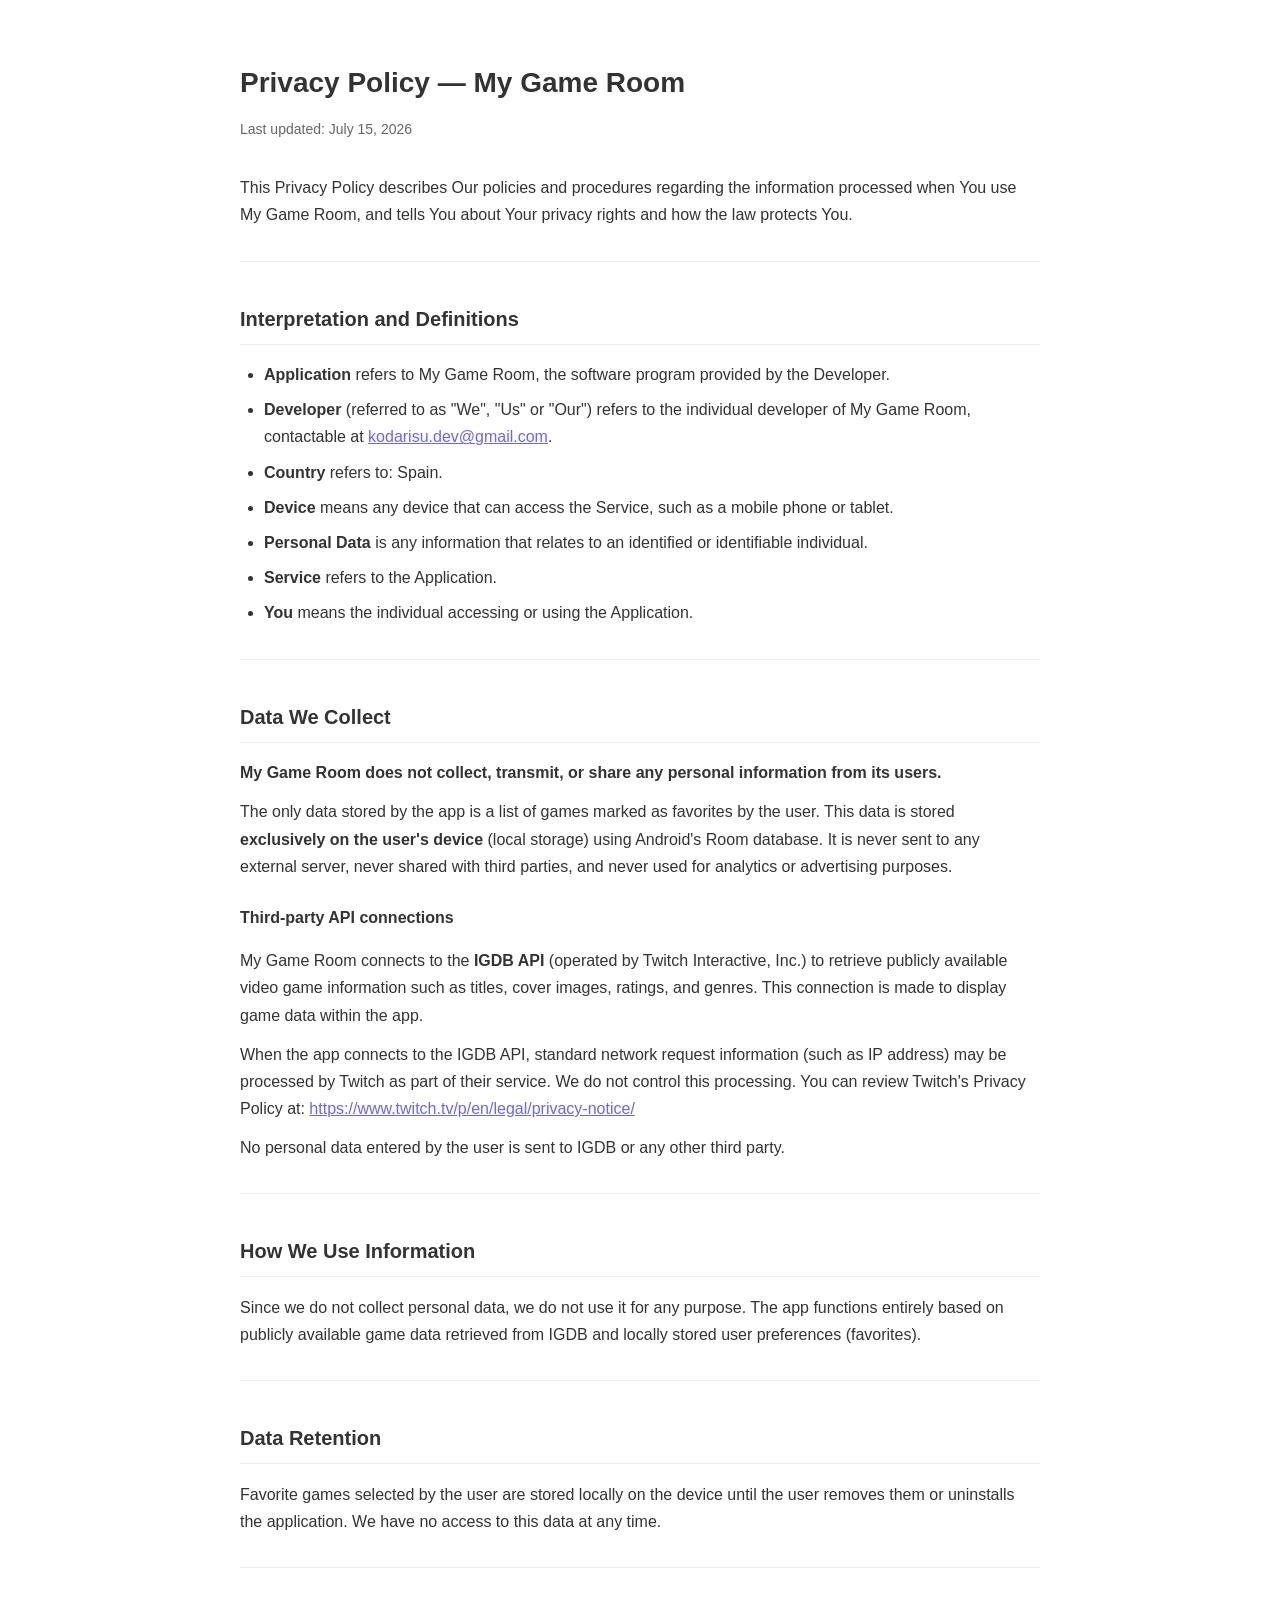
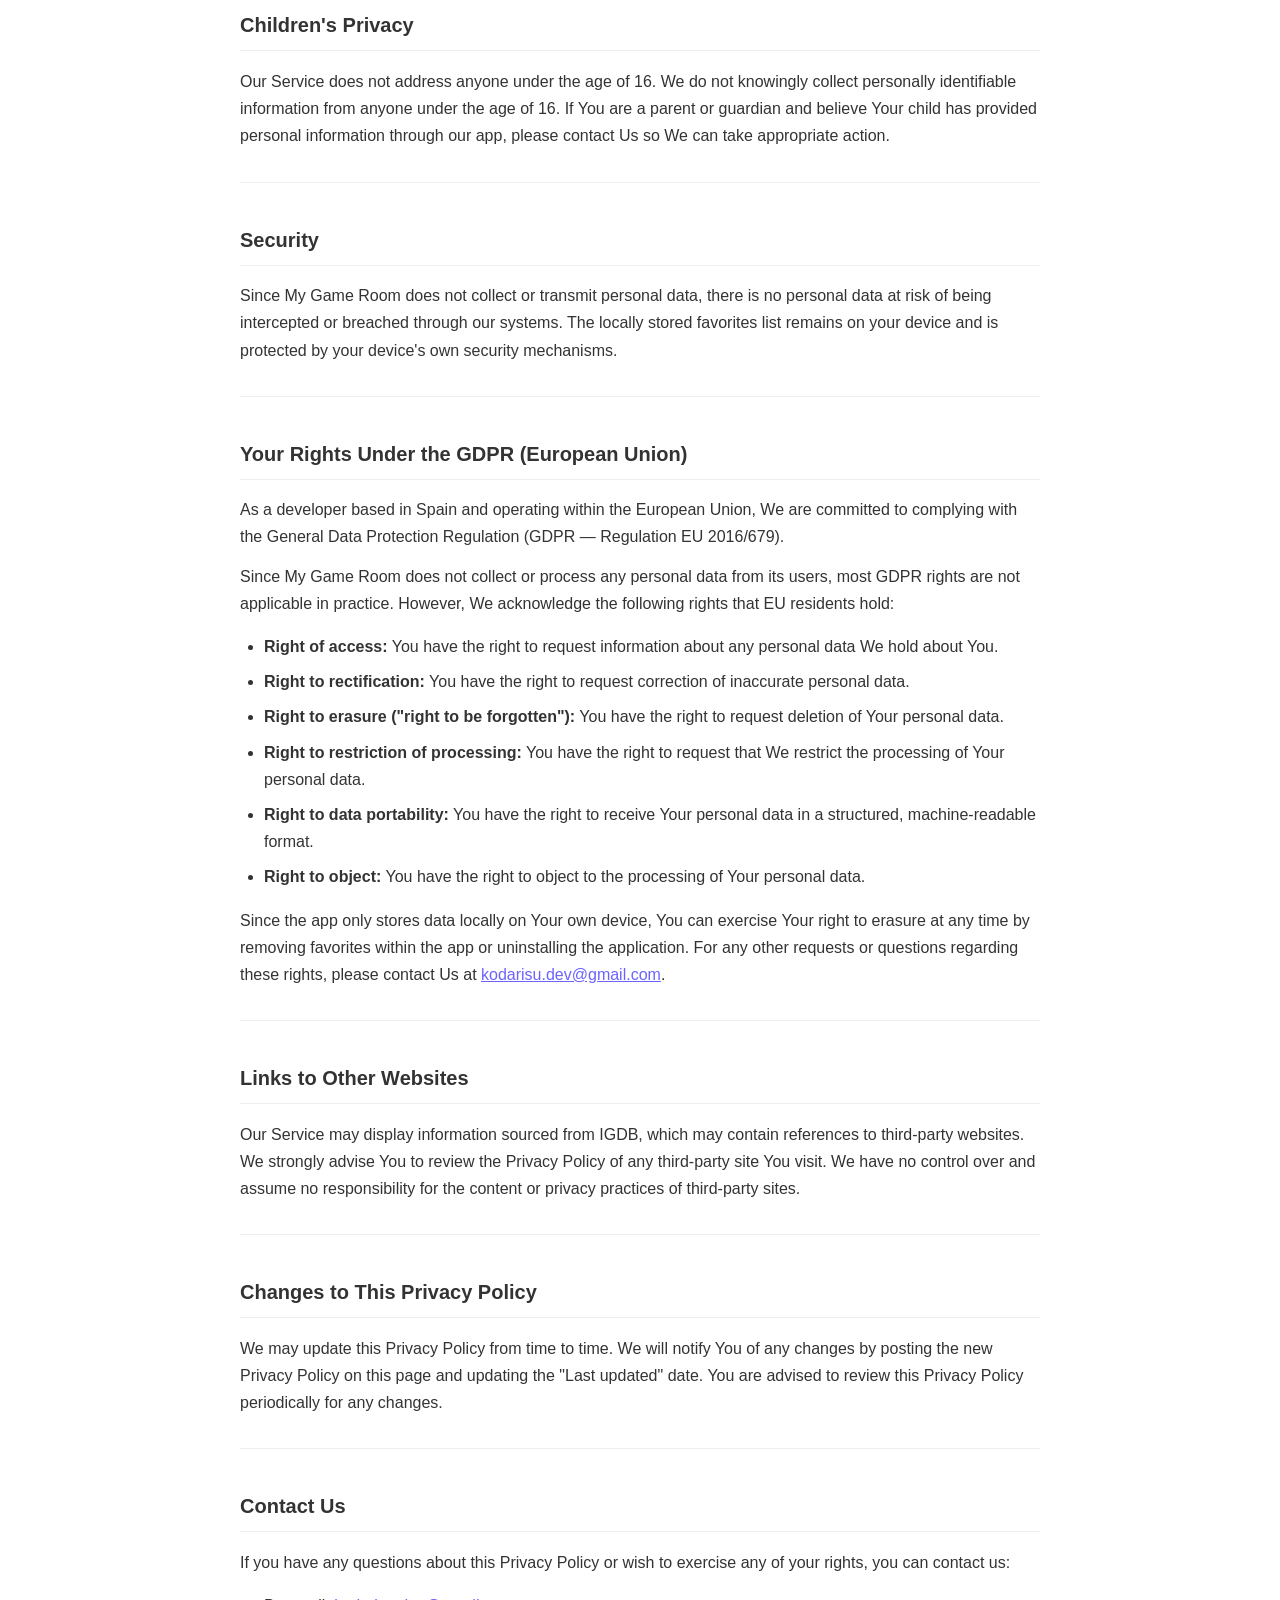
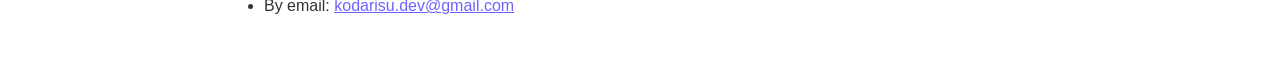
<file: privacy/mygameroom.html>
<!DOCTYPE html>
<html lang="en">
<head>
    <meta charset="UTF-8">
    <meta name="viewport" content="width=device-width, initial-scale=1.0">
    <title>Privacy Policy — My Game Room</title>
    <style>
        body {
            font-family: -apple-system, BlinkMacSystemFont, 'Segoe UI', Roboto, sans-serif;
            max-width: 800px;
            margin: 0 auto;
            padding: 40px 20px;
            color: #333;
            line-height: 1.7;
        }
        h1 { font-size: 28px; margin-bottom: 4px; }
        h2 { font-size: 20px; margin-top: 40px; border-bottom: 1px solid #eee; padding-bottom: 8px; }
        h3 { font-size: 16px; margin-top: 24px; }
        p { margin: 12px 0; }
        ul { padding-left: 24px; }
        li { margin: 8px 0; }
        .date { color: #666; font-size: 14px; margin-bottom: 32px; }
        a { color: #6C63FF; }
        strong { font-weight: 600; }
        hr { border: none; border-top: 1px solid #eee; margin: 32px 0; }
    </style>
</head>
<body>

    <h1>Privacy Policy — My Game Room</h1>
    <p class="date">Last updated: July 15, 2026</p>

    <p>This Privacy Policy describes Our policies and procedures regarding the information processed when You use My Game Room, and tells You about Your privacy rights and how the law protects You.</p>

    <hr>

    <h2>Interpretation and Definitions</h2>

    <ul>
        <li><strong>Application</strong> refers to My Game Room, the software program provided by the Developer.</li>
        <li><strong>Developer</strong> (referred to as "We", "Us" or "Our") refers to the individual developer of My Game Room, contactable at <a href="mailto:kodarisu.dev@gmail.com">kodarisu.dev@gmail.com</a>.</li>
        <li><strong>Country</strong> refers to: Spain.</li>
        <li><strong>Device</strong> means any device that can access the Service, such as a mobile phone or tablet.</li>
        <li><strong>Personal Data</strong> is any information that relates to an identified or identifiable individual.</li>
        <li><strong>Service</strong> refers to the Application.</li>
        <li><strong>You</strong> means the individual accessing or using the Application.</li>
    </ul>

    <hr>

    <h2>Data We Collect</h2>

    <p><strong>My Game Room does not collect, transmit, or share any personal information from its users.</strong></p>

    <p>The only data stored by the app is a list of games marked as favorites by the user. This data is stored <strong>exclusively on the user's device</strong> (local storage) using Android's Room database. It is never sent to any external server, never shared with third parties, and never used for analytics or advertising purposes.</p>

    <h3>Third-party API connections</h3>

    <p>My Game Room connects to the <strong>IGDB API</strong> (operated by Twitch Interactive, Inc.) to retrieve publicly available video game information such as titles, cover images, ratings, and genres. This connection is made to display game data within the app.</p>

    <p>When the app connects to the IGDB API, standard network request information (such as IP address) may be processed by Twitch as part of their service. We do not control this processing. You can review Twitch's Privacy Policy at: <a href="https://www.twitch.tv/p/en/legal/privacy-notice/" target="_blank">https://www.twitch.tv/p/en/legal/privacy-notice/</a></p>

    <p>No personal data entered by the user is sent to IGDB or any other third party.</p>

    <hr>

    <h2>How We Use Information</h2>

    <p>Since we do not collect personal data, we do not use it for any purpose. The app functions entirely based on publicly available game data retrieved from IGDB and locally stored user preferences (favorites).</p>

    <hr>

    <h2>Data Retention</h2>

    <p>Favorite games selected by the user are stored locally on the device until the user removes them or uninstalls the application. We have no access to this data at any time.</p>

    <hr>

    <h2>Children's Privacy</h2>

    <p>Our Service does not address anyone under the age of 16. We do not knowingly collect personally identifiable information from anyone under the age of 16. If You are a parent or guardian and believe Your child has provided personal information through our app, please contact Us so We can take appropriate action.</p>

    <hr>

    <h2>Security</h2>

    <p>Since My Game Room does not collect or transmit personal data, there is no personal data at risk of being intercepted or breached through our systems. The locally stored favorites list remains on your device and is protected by your device's own security mechanisms.</p>

    <hr>

    <h2>Your Rights Under the GDPR (European Union)</h2>

    <p>As a developer based in Spain and operating within the European Union, We are committed to complying with the General Data Protection Regulation (GDPR — Regulation EU 2016/679).</p>

    <p>Since My Game Room does not collect or process any personal data from its users, most GDPR rights are not applicable in practice. However, We acknowledge the following rights that EU residents hold:</p>

    <ul>
        <li><strong>Right of access:</strong> You have the right to request information about any personal data We hold about You.</li>
        <li><strong>Right to rectification:</strong> You have the right to request correction of inaccurate personal data.</li>
        <li><strong>Right to erasure ("right to be forgotten"):</strong> You have the right to request deletion of Your personal data.</li>
        <li><strong>Right to restriction of processing:</strong> You have the right to request that We restrict the processing of Your personal data.</li>
        <li><strong>Right to data portability:</strong> You have the right to receive Your personal data in a structured, machine-readable format.</li>
        <li><strong>Right to object:</strong> You have the right to object to the processing of Your personal data.</li>
    </ul>

    <p>Since the app only stores data locally on Your own device, You can exercise Your right to erasure at any time by removing favorites within the app or uninstalling the application. For any other requests or questions regarding these rights, please contact Us at <a href="mailto:kodarisu.dev@gmail.com">kodarisu.dev@gmail.com</a>.</p>

    <hr>

    <h2>Links to Other Websites</h2>

    <p>Our Service may display information sourced from IGDB, which may contain references to third-party websites. We strongly advise You to review the Privacy Policy of any third-party site You visit. We have no control over and assume no responsibility for the content or privacy practices of third-party sites.</p>

    <hr>

    <h2>Changes to This Privacy Policy</h2>

    <p>We may update this Privacy Policy from time to time. We will notify You of any changes by posting the new Privacy Policy on this page and updating the "Last updated" date. You are advised to review this Privacy Policy periodically for any changes.</p>

    <hr>

    <h2>Contact Us</h2>

    <p>If you have any questions about this Privacy Policy or wish to exercise any of your rights, you can contact us:</p>

    <ul>
        <li>By email: <a href="mailto:kodarisu.dev@gmail.com">kodarisu.dev@gmail.com</a></li>
    </ul>

</body>
</html>
</file>
